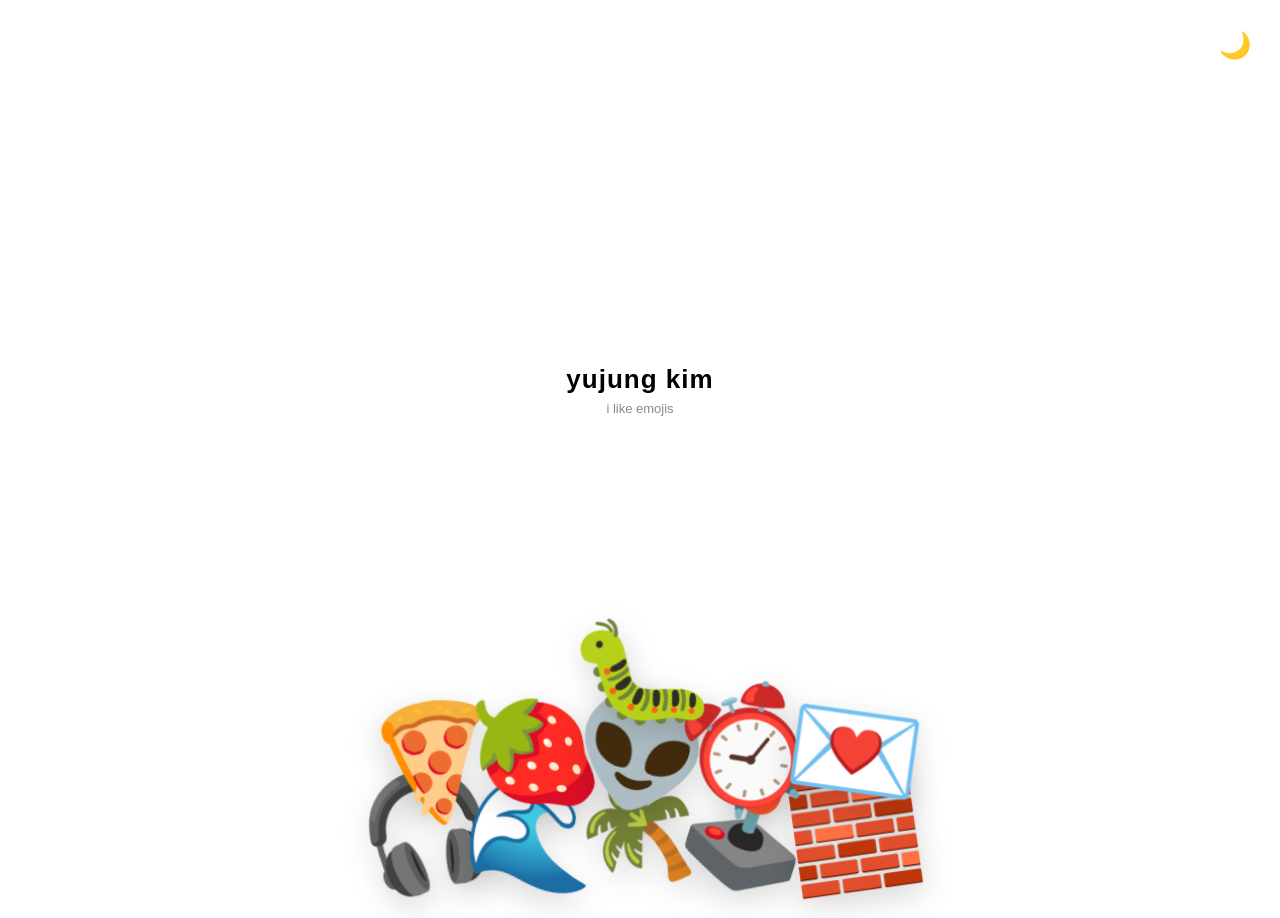
<file: index.html>
<!DOCTYPE html>
<html lang="en">
<head>
  <meta charset="utf-8">
  <title>yujung kim</title>
  <link rel="stylesheet" href="assets/style.css">
  <link rel="preconnect" href="https://fonts.googleapis.com">
  <link rel="preconnect" href="https://fonts.gstatic.com" crossorigin>
  <link href="https://fonts.googleapis.com/css2?family=Arimo:wght@400;700&display=swap" rel="stylesheet">
</head>
<body>

  <button id="darkmode">🌙</button>

  <main class="center-content">
    <h1 class="brand-name">
      <span>y</span><span>u</span><span>j</span><span>u</span><span>n</span><span>g</span><span class="space">&nbsp;</span><span>k</span><span>i</span><span>m</span>
    </h1>
    <p class="location-tag">i like emojis</p>
  </main>

  <footer class="gravity-shelf">
    <div class="icon-item">
      <span class="emoji">🎧</span>
      <div class="popover">one my favourite songs is Bambi by Hippo Campus</div>
    </div>
    <div class="icon-item">
      <span class="emoji">🌊</span>
      <div class="popover">one my favourite albums is Blonde by Frank Ocean</div>
    </div>
    <div class="icon-item">
      <span class="emoji">🌴</span>
      <div class="popover">one my favourite artists is LANY</div>
    </div>
    <div class="icon-item">
      <span class="emoji">🕹️</span>
      <div class="popover">
        my favourite website is Tetrio 
        <a href="https://tetr.io" class="mini-btn">PLAY TETRIO!</a>
      </div>
    </div>
    <div class="icon-item">
      <span class="emoji">🧱</span>
      <div class="popover">
        visit my ASCII house 
        <a href="ascii_town/ascii_town_exterior.html" class="mini-btn">HERE</a>
      </div>
    </div>
    <div class="icon-item">
      <span class="emoji">🍕</span>
      <div class="popover">my favourite food is pizza</div>
    </div>
    <div class="icon-item">
      <span class="emoji">🍓</span>
      <div class="popover">my favourite fruit is strawberries</div>
    </div>
    <div class="icon-item">
      <span class="emoji">👽</span>
      <div class="popover">
        see my smiski collection 
        <a href="myshelf/smiskis.html" class="mini-btn">HERE</a>
      </div>
    </div>
    <div class="icon-item">
      <span class="emoji">⏰</span>
      <div class="popover">
        see my clock
        <a href="clock/clock.html" class="mini-btn">HERE</a>
      </div>
    </div>
    <div class="icon-item">
      <span class="emoji">💌</span>
      <div class="popover">
        send late excuses
        <a href="excuse%20roulette/index.html" class="mini-btn">HERE</a>
      </div>
    </div>
    <div class="icon-item">
      <span class="emoji">🐛</span>
      <div class="popover">
        I made a poster 
        <a href="https://www.figma.com/proto/JPa7MRCSx4pu0MzRQmPWLZ/kim-yujung-poster?node-id=4023-160&page-id=0%3A1&starting-point-node-id=4023%3A160&t=81uTd3cOGZjBuDJ0-1" target="_blank" class="mini-btn">HERE</a>
      </div>
    </div>
  </footer>

  <script type="text/javascript" src="assets/script.js"></script>
</body>
</html>
</file>
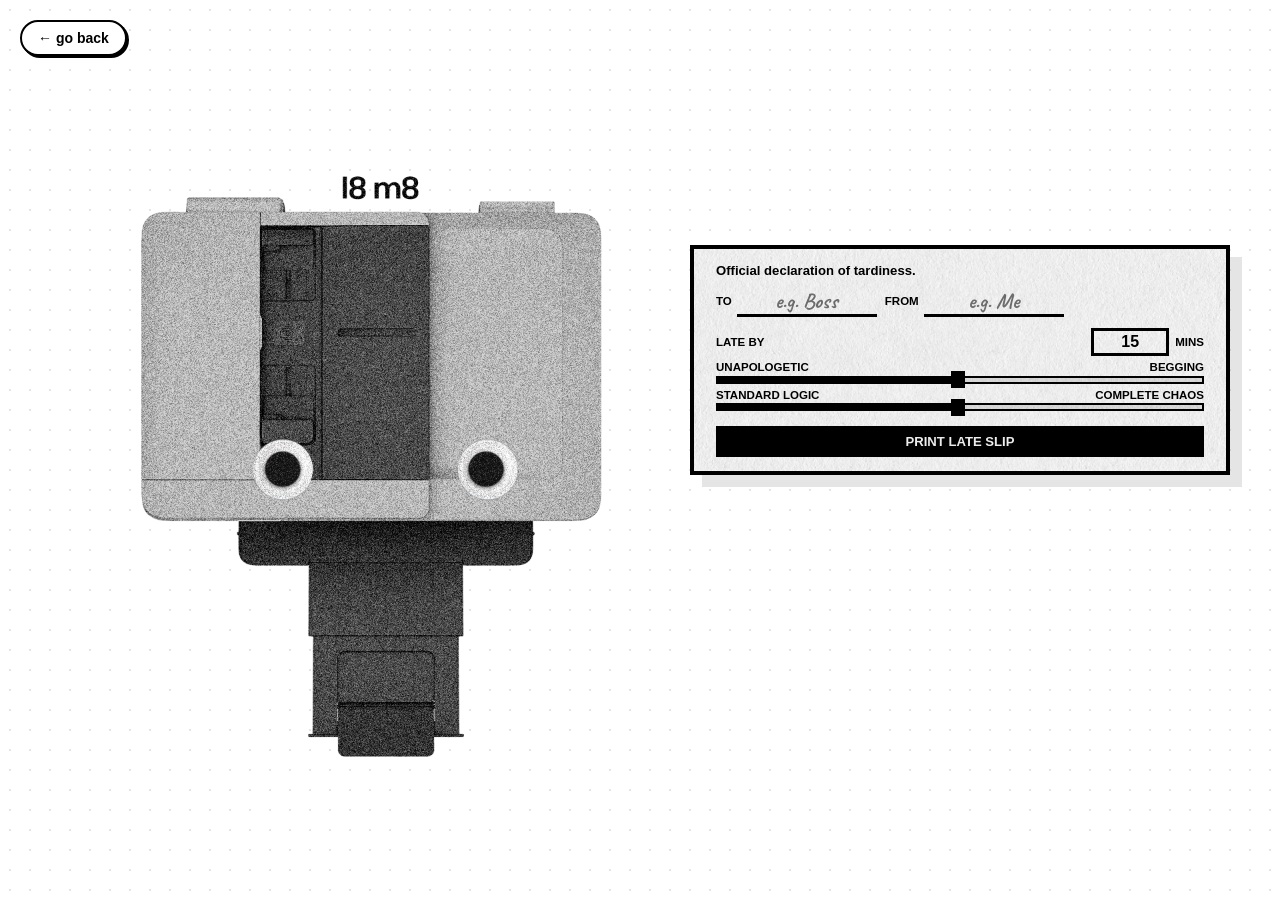
<file: excuse roulette/index.html>
<!DOCTYPE html>
<html lang="en">
<head>
    <meta charset="UTF-8">
    <meta name="viewport" content="width=device-width, initial-scale=1.0">
    <title>late mate</title>

    <link href="https://fonts.googleapis.com/css2?family=Arimo:wght@400;700;900&family=Caveat:wght@700&display=swap" rel="stylesheet">

    <style>
        /* ================================================================== */
        /* MASTER CONTROL PANEL                                                */
        /* Change these values only. Sizes and positions are separate.          */
        /* ================================================================== */
        :root {
            /* PRINTER SIZE AND POSITION */
            --printer-width: 1280px;
            --printer-center-x: 30vw;
            --printer-center-y: 53vh;

            /* EYEBALL LAYER */
            /* Eyeballs are separate from the printer now, so they can sit above the input slip. */
            --eye-overlay-z-index: 140;

            /* INPUT SLIP SIZE AND POSITION */
            --input-width: 540px;
            --input-height: 230px;
            --input-center-x: 75vw;
            --input-center-y: 40vh;

            /* INPUT SLIP INTERNAL FITTING */
            --input-padding-x: 22px;
            --input-padding-y: 14px;
            --input-text-size: 0.82rem;
            --input-name-size: 1.35rem;
            --input-name-width: 140px;
            --input-label-size: 0.72rem;
            --input-button-size: 0.82rem;
            --input-slider-gap: 6px;
            --input-minutes-width: 78px;
            --input-minutes-size: 1rem;

            /* INPUT MASK / SLIDE-IN CONTROL */
            /*
                The input slip slides LEFT into this invisible mask.

                --input-mask-left-x controls the exact vertical edge where the slip disappears.
                Move it right if the slip disappears too early.
                Move it left if the slip disappears too late.

                --input-mask-z-index keeps the animated input slip IN FRONT of the printer.
                The eye overlay still appears above it.
            */
            --input-mask-left-x: 40%;
            --input-mask-left-nudge: 5px;
            --input-mask-top: -50vh;
            --input-mask-width: 120vw;
            --input-mask-height: 160vh;
            --input-mask-z-index: 34;
            --input-slide-tuck: 35px;
            --input-slide-duration: 1100ms;

            /* OUTPUT SLIP SIZE */
            --receipt-width: 520px;
            --receipt-scale: 0.72;

            /* OUTPUT SLIP APPEARANCE POINT */
            /* These are relative to the printer image. */
            --output-appear-x: 50%;
            --output-appear-y: 56.3%;

            /* OUTPUT SLIP RESTING POSITION */
            --output-drop-distance: 24px;
            --receipt-stack-gap: 9px;

            /* OUTPUT TRAY MASK AREA */
            --output-tray-width: 110%;
            --output-tray-height: 70%;
        }
        /* ================================================================== */


        /* --- RESET AND BASE --- */
        * {
            box-sizing: border-box;
            margin: 0;
            padding: 0;
        }

        html {
            width: 100%;
            height: 100%;
            overflow: hidden;
            overscroll-behavior: none;
        }

        body {
            width: 100vw;
            height: 100dvh;
            min-height: 100vh;
            overflow: hidden !important;
            position: fixed;
            inset: 0;
            background-color: #ffffff;
            color: #000000;
            font-family: "Helvetica Neue", Helvetica, "Arimo", Arial, sans-serif;
            background-image: radial-gradient(#e5e5e5 1px, transparent 1px);
            background-size: 20px 20px;
        }

        .back-btn {
            position: absolute;
            top: 20px;
            left: 20px;
            color: #000;
            text-decoration: none;
            font-weight: bold;
            font-size: 14px;
            background: #fff;
            padding: 8px 16px;
            border: 2px solid #000;
            border-radius: 20px;
            transition: all 0.2s;
            z-index: 9999;
            box-shadow: 2px 2px 0px #000;
        }

        .back-btn:hover {
            background: #000;
            color: #fff;
        }

        .app-container {
            position: fixed;
            inset: 0;
            width: 100vw;
            height: 100dvh;
            overflow: hidden;
        }


        /* --- PRINTER SECTION --- */
        .printer-section {
            width: var(--printer-width);
            position: fixed;
            left: var(--printer-center-x);
            top: var(--printer-center-y);
            transform: translate(-50%, -50%);
            z-index: 20;
            overflow: visible;
        }

        body.viewer-mode .printer-section {
            left: 50vw;
            top: 50vh;
        }

        .printer-layers {
            position: relative;
            width: 100%;
            z-index: 20;
        }

        .printer-layers img {
            width: 100%;
            display: block;
        }

        .printer-base {
            position: relative;
            z-index: 21;
        }


        /* --- EYEBALL OVERLAY --- */
        #eye-overlay {
            position: fixed;
            left: var(--printer-center-x);
            top: var(--printer-center-y);
            width: var(--printer-width);
            transform: translate(-50%, -50%);
            z-index: var(--eye-overlay-z-index);
            pointer-events: none;
        }

        body.viewer-mode #eye-overlay {
            left: 50vw;
            top: 50vh;
        }

        .eye-overlay-size-guide {
            width: 100%;
            display: block;
            visibility: hidden;
            pointer-events: none;
        }

        .eye-whites {
            position: absolute;
            top: 0;
            left: 0;
            width: 100%;
            display: block;
            z-index: 1;
            pointer-events: none;
        }

        .eye-blacks {
            position: absolute;
            top: 0;
            left: 0;
            width: 100%;
            display: block;
            z-index: 2;
            pointer-events: none;
            transition: transform 0.1s ease-out;
        }


        /* --- INPUT MASK --- */
        #input-mask {
            position: absolute;
            left: calc(var(--input-mask-left-x) + var(--input-mask-left-nudge));
            top: var(--input-mask-top);
            width: var(--input-mask-width);
            height: var(--input-mask-height);
            overflow: hidden;
            z-index: var(--input-mask-z-index);
            pointer-events: none;
        }

        /*
            To see the mask while adjusting it, temporarily add this inside #input-mask:
            outline: 2px solid red;
        */


        /* --- OUTPUT TRAY --- */
        #output-tray {
            position: absolute;
            top: var(--output-appear-y);
            left: var(--output-appear-x);
            width: var(--output-tray-width);
            height: var(--output-tray-height);
            transform: translateX(-50%);
            z-index: 35;
            overflow: hidden;
            pointer-events: none;
        }

        .receipt-wrapper {
            position: absolute;
            top: 0;
            left: 50%;
            width: var(--receipt-width);
            display: flex;
            justify-content: center;
            transform-origin: top center;
            transform: translate(-50%, -112%) scale(var(--receipt-scale));
            transition: transform 1s cubic-bezier(0.2, 0.8, 0.2, 1);
            pointer-events: auto;
        }


        /* --- INPUT FORM / INPUT SLIP --- */
        .form-section {
            width: var(--input-width);
            height: var(--input-height);
            background-color: #fff;
            padding: var(--input-padding-y) var(--input-padding-x);
            border: 4px solid #000;
            box-shadow: 12px 12px 0px rgba(0,0,0,0.1);
            position: fixed;
            left: var(--input-center-x);
            top: var(--input-center-y);
            transform: translate(-50%, -50%);
            z-index: 100;
            display: flex;
            flex-direction: column;
            justify-content: space-between;
            gap: 7px;
            transition: opacity 0.25s;
            overflow: hidden;
        }

        .form-section::after {
            content: '';
            position: absolute;
            inset: 0;
            background-image: url('papertexture.png');
            background-size: cover;
            background-position: center;
            opacity: 0.8;
            mix-blend-mode: multiply;
            pointer-events: none;
            z-index: 9999;
        }

        .typewriter-form {
            font-size: var(--input-text-size);
            line-height: 1.2;
            font-weight: 900;
            position: relative;
            z-index: 10;
        }

        .name-row {
            display: flex;
            align-items: baseline;
            gap: 8px;
            margin-top: 5px;
            white-space: nowrap;
        }

        .name-row label {
            display: flex;
            align-items: baseline;
            gap: 5px;
            text-transform: uppercase;
            font-size: var(--input-label-size);
            font-weight: 900;
        }

        input[type="text"] {
            background-color: transparent !important;
            border: none;
            border-bottom: 3px solid #000;
            color: #000;
            font-family: 'Caveat', cursive;
            font-size: var(--input-name-size);
            font-weight: bold;
            padding: 0px 4px;
            width: var(--input-name-width);
            outline: none;
            text-align: center;
            position: relative;
            z-index: 10;
            transform: translateY(3px);
        }

        .sliders {
            display: flex;
            flex-direction: column;
            gap: var(--input-slider-gap);
            position: relative;
            z-index: 10;
        }

        .slider-container {
            display: flex;
            flex-direction: column;
            gap: 2px;
        }

        .slider-labels {
            display: flex;
            justify-content: space-between;
            font-size: var(--input-label-size);
            font-weight: 900;
            text-transform: uppercase;
            line-height: 1;
        }

        .time-row {
            display: flex;
            align-items: center;
            justify-content: space-between;
            gap: 10px;
            font-size: var(--input-label-size);
            font-weight: 900;
            text-transform: uppercase;
            line-height: 1;
            position: relative;
            z-index: 10;
        }

        .minutes-control {
            display: flex;
            align-items: center;
            gap: 6px;
            white-space: nowrap;
        }

        input[type="number"] {
            background-color: #fff;
            border: 3px solid #000;
            color: #000;
            font-family: inherit;
            font-size: var(--input-minutes-size);
            font-weight: 900;
            width: var(--input-minutes-width);
            height: 28px;
            padding: 2px 6px;
            outline: none;
            text-align: center;
            position: relative;
            z-index: 10;
        }

        input[type="number"]::-webkit-outer-spin-button,
        input[type="number"]::-webkit-inner-spin-button {
            -webkit-appearance: none;
            margin: 0;
        }

        input[type="range"] {
            -webkit-appearance: none;
            width: 100%;
            height: 8px;
            background: #e5e5e5;
            border: 2px solid #000;
            outline: none;
        }

        input[type="range"]::-webkit-slider-thumb {
            -webkit-appearance: none;
            appearance: none;
            width: 14px;
            height: 17px;
            background: #000;
            cursor: pointer;
        }

        button.primary-btn {
            background-color: #000;
            color: #fff;
            border: 2px solid #000;
            padding: 7px 10px;
            font-family: inherit;
            font-size: var(--input-button-size);
            line-height: 1;
            font-weight: 900;
            cursor: pointer;
            text-transform: uppercase;
            width: 100%;
            transition: all 0.2s;
            position: relative;
            z-index: 10;
        }

        button.primary-btn:hover {
            background-color: #fff;
            color: #000;
            box-shadow: 4px 4px 0px #000;
        }

        button.primary-btn:active {
            transform: translate(2px, 2px);
            box-shadow: 0px 0px 0px #000;
        }


        /* --- SLIDING INPUT COPY INSIDE MASK --- */
        .input-slide-copy {
            position: absolute !important;
            z-index: 1 !important;
            pointer-events: none !important;
            transform: translate(0, 0) !important;
            transition: transform var(--input-slide-duration) linear !important;
            will-change: transform;
        }

        .input-slide-copy.is-sliding {
            transform: translateX(var(--slide-x)) !important;
        }


        /* --- RECEIPT DESIGN --- */
        .receipt {
            color: #000;
            background-color: #fff;
            width: 100%;
            display: flex;
            border: 4px solid #000;
            position: relative;
            box-shadow: 8px 8px 24px rgba(0,0,0,0.32);
        }

        .receipt::after {
            content: '';
            position: absolute;
            inset: 0;
            background-image: url('papertexture.png');
            background-size: cover;
            opacity: 0.8;
            mix-blend-mode: multiply;
            pointer-events: none;
            z-index: 10;
        }

        .punch-hole-gutter {
            width: 34px;
            border-right: 4px solid #000;
            display: flex;
            flex-direction: column;
            justify-content: space-around;
            align-items: center;
            padding: 12px 0;
            background-color: #e5e5e5;
        }

        .hole {
            width: 10px;
            height: 10px;
            background-color: #fff;
            border: 3px solid #000;
            border-radius: 50%;
        }

        .ticket-main {
            flex: 1;
            display: flex;
            flex-direction: column;
        }

        .ticket-header-block {
            display: flex;
            border-bottom: 4px solid #000;
            font-size: 0.72rem;
            font-weight: 900;
        }

        .header-cell {
            padding: 8px 10px;
            border-right: 4px solid #000;
        }

        .header-cell:last-child {
            border-right: none;
        }

        .ticket-logo-bar {
            padding: 10px 12px;
            background-color: #000;
            color: #fff;
            display: flex;
            justify-content: space-between;
            align-items: center;
            font-weight: 900;
            text-transform: lowercase;
            letter-spacing: 2px;
            font-size: 1rem;
        }

        .ticket-content-pane {
            padding: 16px 15px;
            font-size: 1rem;
            line-height: 1.35;
            flex: 1;
            border-bottom: 4px solid #000;
            background: #fff;
        }

        .metadata-label {
            font-size: 0.64rem;
            font-weight: 900;
            color: #000;
            text-transform: uppercase;
            margin-bottom: 4px;
        }

        .ticket-footer-block {
            display: flex;
            background-color: #f4f4f4;
            font-size: 0.76rem;
            font-weight: 900;
            align-items: stretch;
        }

        .footer-cell {
            padding: 9px 12px;
            border-right: 4px solid #000;
            display: flex;
            flex-direction: column;
            justify-content: center;
        }

        .footer-cell:last-child {
            border-right: none;
        }

        .ticket-barcode-strip {
            height: 30px;
            width: 80px;
            background: repeating-linear-gradient(
                90deg,
                #000,
                #000 2px,
                transparent 2px,
                transparent 5px,
                #000 5px,
                #000 6px,
                transparent 6px,
                transparent 9px
            );
        }

        button.share-btn {
            background-color: transparent;
            color: #000;
            border: 3px solid #000;
            padding: 6px 9px;
            font-family: inherit;
            font-weight: 900;
            font-size: 0.72rem;
            cursor: pointer;
            text-transform: uppercase;
            position: relative;
            z-index: 20;
        }

        button.share-btn:hover {
            background-color: #000;
            color: #fff;
        }
    </style>
</head>

<body>

    <a href="../index.html" class="back-btn">← go back</a>

    <div class="app-container">

        <!-- LEFT: PRINTER -->
        <div class="printer-section">
            <div id="input-mask"></div>

            <div class="printer-layers">
                <img src="printer.png" alt="l8 m8 printer" class="printer-base" id="printer-base">
            </div>

            <div id="output-tray"></div>
        </div>


        <!-- EYEBALLS: SEPARATE OVERLAY SO THEY SIT ABOVE THE INPUT SLIP -->
        <div id="eye-overlay">
            <img src="printer.png" alt="" class="eye-overlay-size-guide">
            <img src="eyewhites.png" alt="" class="eye-whites">
            <img src="eyeblacks.png" alt="" class="eye-blacks" id="pupils">
        </div>


        <!-- RIGHT: INPUT FORM -->
        <div class="form-section" id="generator-ui">
            <div class="typewriter-form">
                Official declaration of tardiness.

                <div class="name-row">
                    <label>
                        to
                        <input type="text" id="person-input" placeholder="e.g. Boss" autocomplete="off">
                    </label>

                    <label>
                        from
                        <input type="text" id="from-input" placeholder="e.g. Me" autocomplete="off">
                    </label>
                </div>
            </div>

            <div class="sliders">
                <div class="time-row">
                    <span>late by</span>

                    <div class="minutes-control">
                        <input type="number" id="mins-input" min="1" max="999" step="1" value="15" inputmode="numeric">
                        <span>mins</span>
                    </div>
                </div>

                <div class="slider-container">
                    <div class="slider-labels">
                        <span>Unapologetic</span>
                        <span>Begging</span>
                    </div>
                    <input type="range" id="remorse-slider" min="1" max="100" value="50">
                </div>

                <div class="slider-container">
                    <div class="slider-labels">
                        <span>Standard Logic</span>
                        <span>Complete Chaos</span>
                    </div>
                    <input type="range" id="chaos-slider" min="1" max="100" value="50">
                </div>
            </div>

            <button id="generate-btn" class="primary-btn">Print Late Slip</button>
        </div>

    </div>


    <script>
        // --- EYE TRACKING LOGIC ---
        const pupils = document.getElementById('pupils');
        const printerBase = document.getElementById('printer-base');
        let eyeState = 'tracking';

        document.addEventListener('mousemove', (e) => {
            if (!pupils || !printerBase || eyeState !== 'tracking') return;

            const rect = printerBase.getBoundingClientRect();
            const printerCenterX = rect.left + rect.width / 2;
            const printerCenterY = rect.top + rect.height / 2;

            const deltaX = e.clientX - printerCenterX;
            const deltaY = e.clientY - printerCenterY;

            const maxRadius = printerBase.clientWidth * 0.012;
            const distance = Math.sqrt(deltaX * deltaX + deltaY * deltaY);
            const dampening = 0.03;
            const cappedDistance = Math.min(distance * dampening, maxRadius);

            const angle = Math.atan2(deltaY, deltaX);
            const moveX = Math.cos(angle) * cappedDistance;
            const moveY = Math.sin(angle) * cappedDistance;

            pupils.style.transform = `translate(${moveX}px, ${moveY}px)`;
        });

        function setEyes(direction) {
            if (!printerBase || !pupils) return;

            const maxRadius = printerBase.clientWidth * 0.012;

            if (direction === 'down') {
                pupils.style.transform = `translate(0px, ${maxRadius}px)`;
            }

            if (direction === 'right') {
                pupils.style.transform = `translate(${maxRadius}px, 0px)`;
            }
        }


        // --- SLIDER FILL LOGIC ---
        document.querySelectorAll('input[type="range"]').forEach(slider => {
            slider.addEventListener('input', (e) => {
                const value = (e.target.value - e.target.min) / (e.target.max - e.target.min) * 100;
                e.target.style.background = `linear-gradient(to right, #000 ${value}%, #e5e5e5 ${value}%)`;
            });

            slider.dispatchEvent(new Event('input'));
        });


        // --- TEXT GENERATION ---
        function pickRandom(array) {
            return array[Math.floor(Math.random() * array.length)];
        }

        function generateLateNote(minutes, remorse, chaos) {
            let intro = "";
            let reason = "";
            let outro = "";

            if (remorse < 33) {
                intro = pickRandom([
                    "I'm running late.",
                    "Not going to be there on time.",
                    "Start without me."
                ]);
            } else if (remorse < 66) {
                intro = pickRandom([
                    "Hey, I'm going to be a bit late.",
                    "Sorry, running behind!",
                    "Apologies, I'm delayed."
                ]);
            } else {
                intro = pickRandom([
                    "I am so incredibly sorry, I'm running late.",
                    "Please forgive me, I am horribly delayed.",
                    "I am literally the worst, I am so sorry."
                ]);
            }

            if (chaos < 33) {
                reason = pickRandom([
                    "Traffic was much worse than expected.",
                    "My alarm didn't go off.",
                    "I completely lost track of time.",
                    "I got held up at home."
                ]);
            } else if (chaos < 66) {
                reason = pickRandom([
                    "I spilled coffee all over myself on the way out.",
                    "My cat refused to let me leave the house.",
                    "I put my keys in the fridge and couldn't find them.",
                    "I got into a staring contest with a squirrel."
                ]);
            } else {
                reason = pickRandom([
                    "A localized black hole formed directly in my living room.",
                    "My Roomba formed a union and is currently holding me hostage.",
                    "I was drafted into a secret war between the local pigeons.",
                    "I am undergoing an unexpected metamorphosis into a 19th-century grandfather clock."
                ]);
            }

            if (remorse < 33) {
                outro = pickRandom([
                    `Expect me in ${minutes} minutes.`,
                    `I'll be there in ${minutes} mins.`,
                    `See you in ${minutes}.`
                ]);
            } else if (remorse < 66) {
                outro = pickRandom([
                    `See you in ${minutes} mins!`,
                    `Should arrive in ${minutes} minutes.`,
                    `I'll be there in exactly ${minutes} minutes.`
                ]);
            } else {
                outro = pickRandom([
                    `I will be ${minutes} minutes late, I am rushing!`,
                    `I'll be ${minutes} minutes late. I owe you big time.`,
                    `Please forgive the ${minutes} minute delay!`
                ]);
            }

            return `${intro} ${reason} ${outro}`;
        }


        // --- HELPERS ---
        function escapeHTML(value) {
            return String(value)
                .replace(/&/g, '&amp;')
                .replace(/</g, '&lt;')
                .replace(/>/g, '&gt;')
                .replace(/"/g, '&quot;')
                .replace(/'/g, '&#039;');
        }

        function syncFormValues(source, clone) {
            const sourceFields = source.querySelectorAll('input, textarea, select');
            const cloneFields = clone.querySelectorAll('input, textarea, select');

            sourceFields.forEach((field, index) => {
                const clonedField = cloneFields[index];
                if (!clonedField) return;

                if (field.type === 'checkbox' || field.type === 'radio') {
                    clonedField.checked = field.checked;
                } else {
                    clonedField.value = field.value;
                }

                if (field.getAttribute('style')) {
                    clonedField.setAttribute('style', field.getAttribute('style'));
                }
            });
        }

        function rootValue(name) {
            return getComputedStyle(document.documentElement).getPropertyValue(name).trim();
        }

        function rootNumber(name, fallback) {
            const value = parseFloat(rootValue(name));
            return Number.isFinite(value) ? value : fallback;
        }

        function cssTimeToMs(value, fallback) {
            const clean = String(value).trim();

            if (clean.endsWith('ms')) {
                const ms = parseFloat(clean);
                return Number.isFinite(ms) ? ms : fallback;
            }

            if (clean.endsWith('s')) {
                const seconds = parseFloat(clean);
                return Number.isFinite(seconds) ? seconds * 1000 : fallback;
            }

            const number = parseFloat(clean);
            return Number.isFinite(number) ? number : fallback;
        }

        function cleanMinutes(value) {
            const parsed = parseInt(value, 10);

            if (!Number.isFinite(parsed) || parsed < 1) {
                return 15;
            }

            return Math.min(parsed, 999);
        }

        async function copyTextToClipboard(text, button) {
            try {
                await navigator.clipboard.writeText(text);
                button.innerText = 'COPIED';
            } catch (error) {
                window.prompt('Copy this link:', text);
            }
        }


        // --- PRINTING LOGIC ---
        let receiptCount = 0;
        let yOffset = 0;
        let isPrinting = false;

        const outputTray = document.getElementById('output-tray');
        const inputMask = document.getElementById('input-mask');
        const generatorUI = document.getElementById('generator-ui');

        function triggerPrintSequence(payload) {
            if (isPrinting) return;
            isPrinting = true;

            const rect = generatorUI.getBoundingClientRect();
            const maskRect = inputMask.getBoundingClientRect();

            const inputSlideTuck = rootNumber('--input-slide-tuck', 35);
            const inputSlideMs = cssTimeToMs(rootValue('--input-slide-duration'), 1100);

            const clone = generatorUI.cloneNode(true);
            syncFormValues(generatorUI, clone);

            clone.removeAttribute('id');
            clone.querySelectorAll('[id]').forEach(el => el.removeAttribute('id'));
            clone.querySelectorAll('input, button').forEach(el => {
                el.tabIndex = -1;
            });

            clone.classList.add('input-slide-copy');

            clone.style.left = (rect.left - maskRect.left) + 'px';
            clone.style.top = (rect.top - maskRect.top) + 'px';
            clone.style.width = rect.width + 'px';
            clone.style.height = rect.height + 'px';
            clone.style.right = 'auto';
            clone.style.bottom = 'auto';
            clone.style.margin = '0';

            inputMask.appendChild(clone);
            generatorUI.style.opacity = '0';

            /*
                The clone lives inside #input-mask.
                The left edge of #input-mask is the printer mouth.
                The slip slides left until its right edge is past that mouth.
            */
            const cloneStartLeftInsideMask = rect.left - maskRect.left;
            const slideX = -cloneStartLeftInsideMask - rect.width - inputSlideTuck;

            clone.style.setProperty('--slide-x', slideX + 'px');

            requestAnimationFrame(() => {
                eyeState = 'right';
                setEyes('right');
                clone.classList.add('is-sliding');
            });

            setTimeout(() => {
                clone.remove();

                eyeState = 'down';
                setEyes('down');

                printNewReceipt(payload, false);
                generatorUI.style.opacity = '1';

                setTimeout(() => {
                    eyeState = 'tracking';
                    isPrinting = false;
                }, 1200);
            }, inputSlideMs + 80);
        }

        function printNewReceipt(payload, isViewerMode) {
            receiptCount++;

            const wrapper = document.createElement('div');
            wrapper.className = 'receipt-wrapper';
            wrapper.style.zIndex = receiptCount;

            const receipt = document.createElement('div');
            receipt.className = 'receipt';

            const serialNum = "00" + Math.floor(Math.random() * 89999 + 10000);

            let shareUrl = "";
            let actionCell = `<strong>VALIDATED</strong>`;

            if (!isViewerMode) {
                const encodedData = btoa(encodeURIComponent(JSON.stringify(payload)));
                shareUrl = `${window.location.origin}${window.location.pathname}?subpoena=${encodedData}`;
                actionCell = `<button class="share-btn" type="button">COPY LINK</button>`;
            }

            const safePerson = escapeHTML(payload.person || "Recipient");
            const safeFrom = escapeHTML(payload.from || "Anonymous");
            const safeTimestamp = escapeHTML(payload.timestamp);
            const safeExcuse = escapeHTML(payload.excuse);
            const safeMinutes = escapeHTML(payload.minutes);

            const html = `
                <div class="punch-hole-gutter">
                    <div class="hole"></div>
                    <div class="hole"></div>
                    <div class="hole"></div>
                    <div class="hole"></div>
                </div>

                <div class="ticket-main">
                    <div class="ticket-header-block">
                        <div class="header-cell" style="flex: 1;">
                            <div class="metadata-label">DELIVER TO:</div>
                            <strong style="text-transform: uppercase;">${safePerson}</strong>
                        </div>

                        <div class="header-cell" style="width: 110px;">
                            <div class="metadata-label">FROM:</div>
                            <strong style="text-transform: uppercase;">${safeFrom}</strong>
                        </div>

                        <div class="header-cell" style="width: 115px;">
                            <div class="metadata-label">TIMESTAMP:</div>
                            <strong>${safeTimestamp}</strong>
                        </div>
                    </div>

                    <div class="ticket-logo-bar">
                        <span>l8 m8 - late note</span>
                        <span>#${serialNum}</span>
                    </div>

                    <div class="ticket-content-pane">
                        <strong>${safeExcuse}</strong>
                    </div>

                    <div class="ticket-footer-block">
                        <div class="footer-cell" style="flex: 1;">
                            <div class="metadata-label">ESTIMATED DELAY:</div>
                            <span style="font-weight:900; font-size:1rem; color:#000;">${safeMinutes} MINS</span>
                        </div>

                        <div class="footer-cell" style="width: 96px; align-items:center;">
                            <div class="ticket-barcode-strip"></div>
                        </div>

                        <div class="footer-cell" style="padding-right: 12px; align-items:center;">
                            ${actionCell}
                        </div>
                    </div>
                </div>
            `;

            receipt.innerHTML = html;
            wrapper.appendChild(receipt);
            outputTray.appendChild(wrapper);

            const shareButton = receipt.querySelector('.share-btn');
            if (shareButton) {
                shareButton.addEventListener('click', () => {
                    copyTextToClipboard(shareUrl, shareButton);
                });
            }

            void wrapper.offsetWidth;

            const stackGap = rootNumber('--receipt-stack-gap', 9);
            const randomAngle = (Math.random() * 2) - 1;
            const randomX = (Math.random() * 8) - 4;
            const xCalc = randomX >= 0
                ? `calc(-50% + ${randomX}px)`
                : `calc(-50% - ${Math.abs(randomX)}px)`;

            setTimeout(() => {
                wrapper.style.transform = `translate(${xCalc}, calc(var(--output-drop-distance) + ${yOffset}px)) scale(var(--receipt-scale)) rotate(${randomAngle}deg)`;
                yOffset = Math.min(yOffset + stackGap, 34);
            }, 50);
        }


        // --- SHARE LINK VIEWER MODE ---
        const urlParams = new URLSearchParams(window.location.search);
        const subpoenaData = urlParams.get('subpoena');

        if (subpoenaData) {
            document.body.classList.add('viewer-mode');
            document.getElementById('generator-ui').style.display = 'none';

            try {
                const payload = JSON.parse(decodeURIComponent(atob(subpoenaData)));

                setTimeout(() => {
                    eyeState = 'down';
                    setEyes('down');
                    printNewReceipt(payload, true);
                }, 500);
            } catch (e) {
                alert("Corrupted data payload.");
            }
        } else {
            document.getElementById('generate-btn').addEventListener('click', () => {
                const person = document.getElementById('person-input').value || "Recipient";
                const from = document.getElementById('from-input').value || "Anonymous";
                const mins = cleanMinutes(document.getElementById('mins-input').value);
                const remorse = parseInt(document.getElementById('remorse-slider').value);
                const chaos = parseInt(document.getElementById('chaos-slider').value);

                document.getElementById('mins-input').value = mins;

                const now = new Date();
                const timeString = `${now.getDate().toString().padStart(2, '0')}/${(now.getMonth() + 1).toString().padStart(2, '0')}/${now.getFullYear().toString().substring(2)}`;

                const generatedText = generateLateNote(mins, remorse, chaos);

                const payload = {
                    person: person,
                    from: from,
                    minutes: mins,
                    excuse: generatedText,
                    timestamp: timeString
                };

                triggerPrintSequence(payload);
            });
        }
    </script>
</body>
</html>
</file>
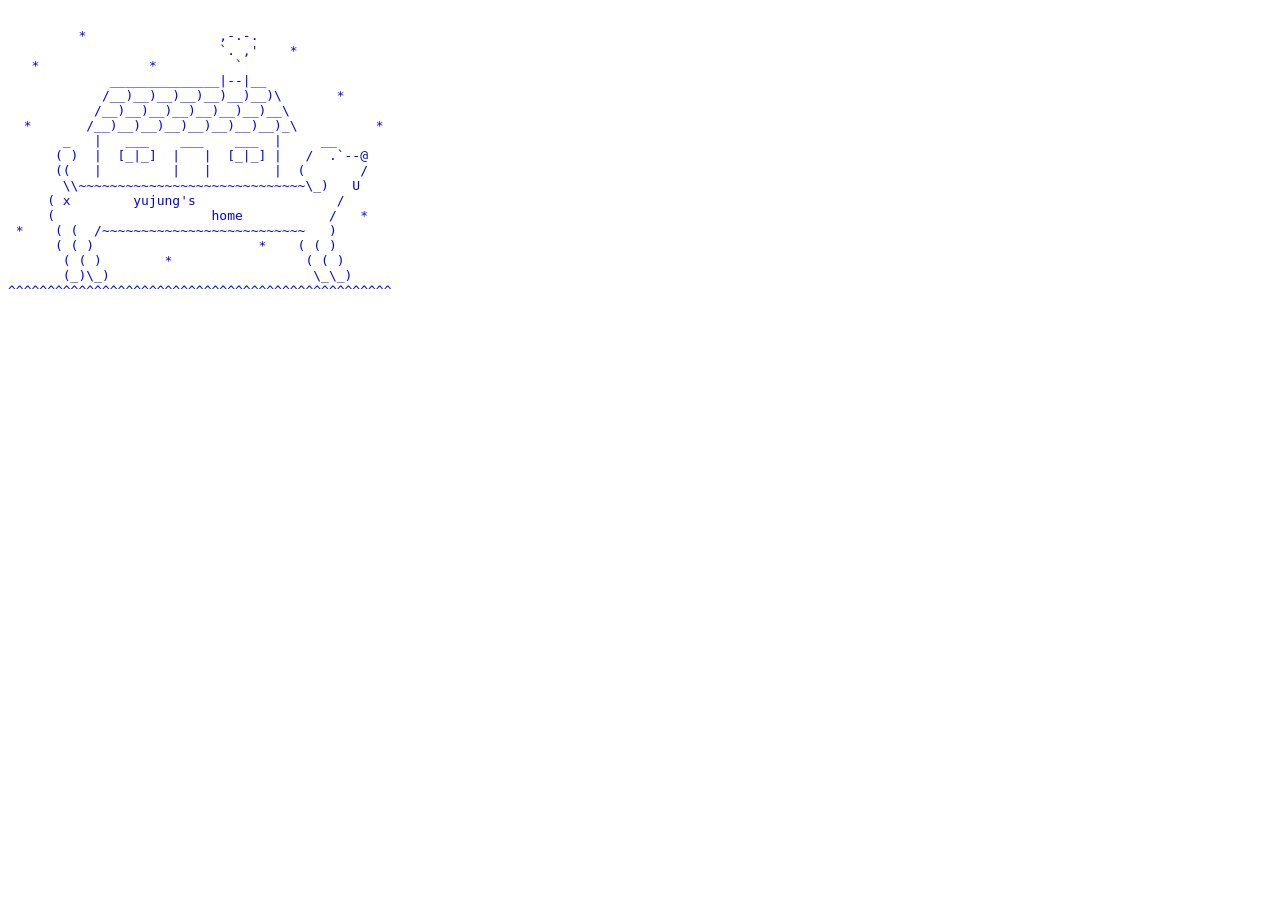
<file: ascii_town/ascii_town_exterior.html>
<!DOCTYPE html>
<html>
  <head>
      <title>Ascii Town: Yujung</title>
  </head>
  <body>  
    <a href="ascii_town_interior.html" style="text-decoration: none">
      <pre>

         *                 ,-.-.
                           `. ,'    *
   *              *          `
             ______________|--|__
            /__)__)__)__)__)__)__)\       *
           /__)__)__)__)__)__)__)__\
  *       /__)__)__)__)__)__)__)__)_\          *
       _   |   ___    ___    ___  |     __
      ( )  |  [_|_]  |   |  [_|_] |   /  .`--@
      ((   |         |   |        |  (       /
       \\~~~~~~~~~~~~~~~~~~~~~~~~~~~~~\_)   U  
     ( x        yujung's                  /
     (                    home           /   *
 *    ( (  /~~~~~~~~~~~~~~~~~~~~~~~~~~   )
      ( ( )                     *    ( ( )
       ( ( )        *                 ( ( )
       (_)\_)                          \_\_)
^^^^^^^^^^^^^^^^^^^^^^^^^^^^^^^^^^^^^^^^^^^^^^^^^
     </pre>
    </a>
  </body>
</html>
</file>
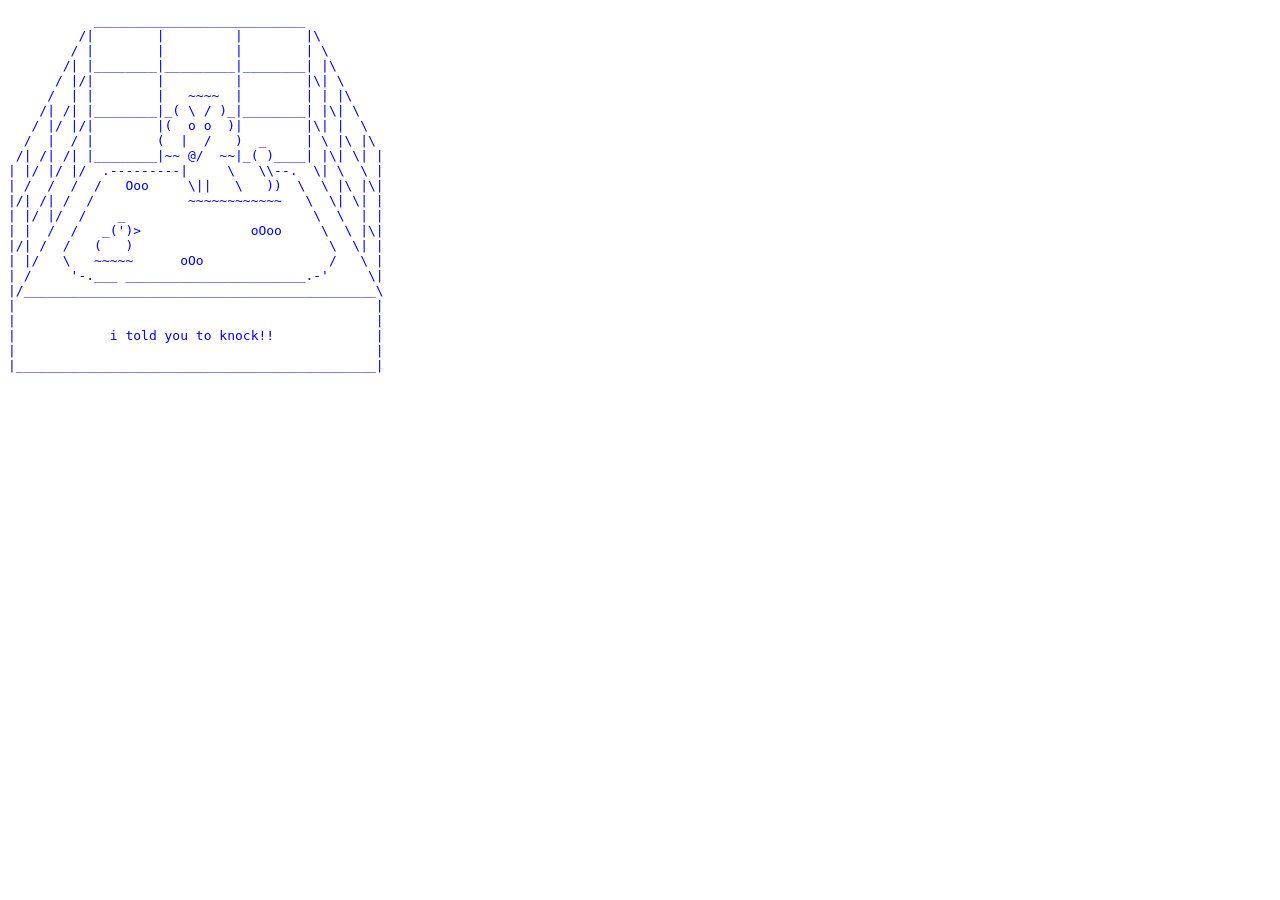
<file: ascii_town/ascii_town_interior.html>
<!DOCTYPE html>
<html>
  <head>
        <title>Ascii Town: Yujung</title>
  </head>
  <body>
        <a href="ascii_town_exterior.html" style="text-decoration: none">
    <pre>
           ___________________________
         /|        |         |        |\
        / |        |         |        | \       
       /| |________|_________|________| |\             
      / |/|        |         |        |\| \     
     /  | |        |   ~~~~  |        | | |\   
    /| /| |________|_( \ / )_|________| |\| \               
   / |/ |/|        |(  o o  )|        |\| |  \  
  /  |  / |        (  |  /   )  _     | \ |\ |\ 
 /| /| /| |________|~~ @/  ~~|_( )____| |\| \| |
| |/ |/ |/  .---------|     \   \\--.  \| \  \ |
| /  /  /  /   Ooo     \||   \   ))  \  \ |\ |\|
|/| /| /  /            ~~~~~~~~~~~~   \  \| \| |
| |/ |/  /    _                        \  \  | |
| |  /  /   _(')>              oOoo     \  \ |\|
|/| /  /   (   )                         \  \| |
| |/   \   ~~~~~      oOo                /   \ |
| /     '-.___ _______________________.-'     \|
|/_____________________________________________\
|                                              |
|                                              |
|            i told you to knock!!             |
|                                              |
|______________________________________________|
    </pre>
  </a>
  </body>
</html>
</file>
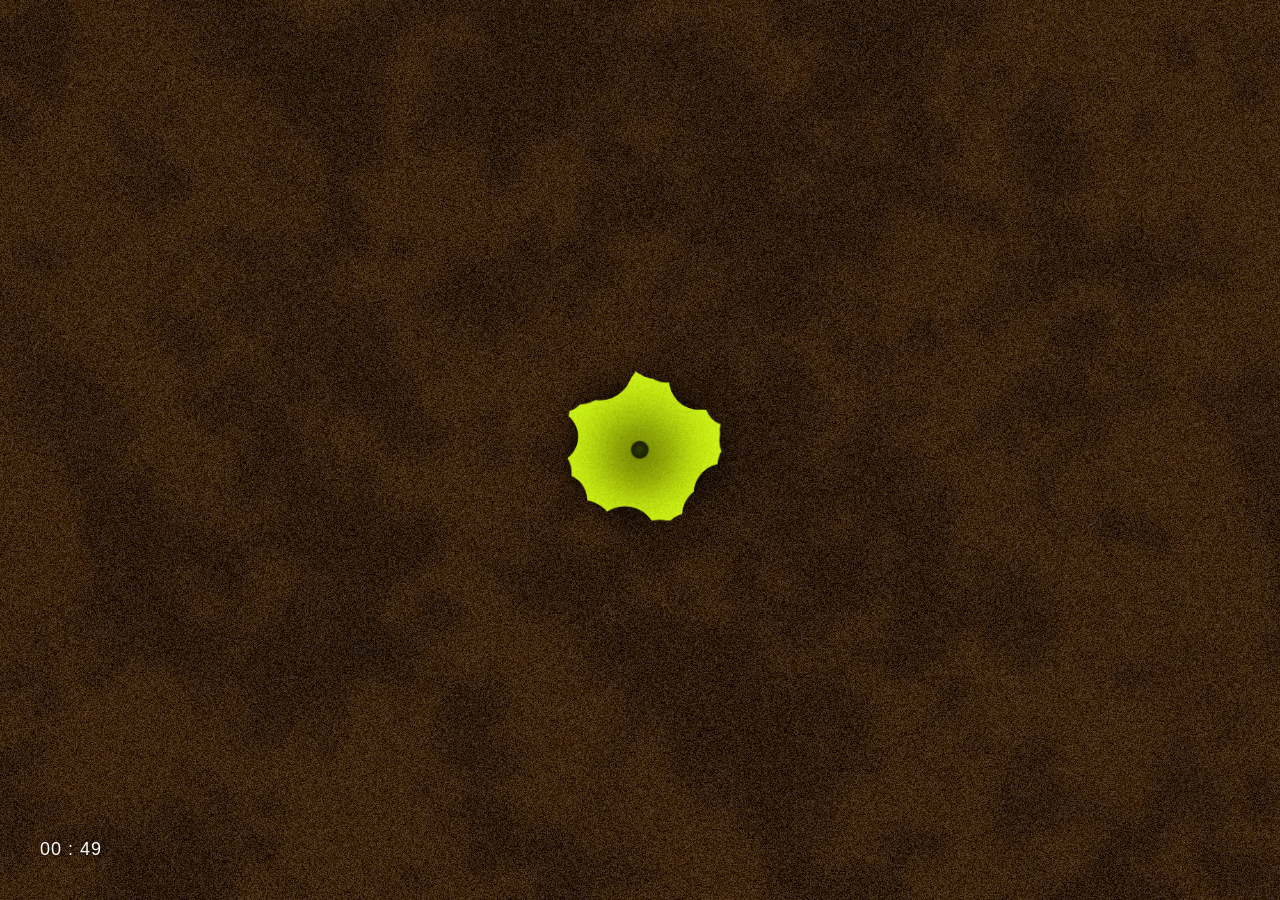
<file: clock/clock.html>
<!DOCTYPE html>
<html lang="ko">
<head>
  <meta charset="UTF-8">
  <meta name="viewport" content="width=device-width, initial-scale=1.0">
  <title>newton's clock</title>
  <style>
    *,
    *::before,
    *::after {
      margin: 0;
      padding: 0;
      box-sizing: border-box;
    }

    html, body {
      height: 100%;
      overflow: hidden; 
      background-image: url('ground.png');
      background-size: cover;
      background-position: center;
      background-color: #2c2c2c; 
      
      font-family: -apple-system, BlinkMacSystemFont, "Segoe UI", Roboto, Helvetica, Arial, sans-serif;
      user-select: none; 
      -webkit-user-select: none;
      position: relative;
    }

    .canvas-wrapper {
      position: absolute;
      top: 50%;
      left: 50%;
      transform: translate(-50%, -50%);
      z-index: 1;
      pointer-events: none; 
    }

    canvas {
      max-width: 100%;
      display: block;
    }

    .controls-container {
      position: absolute;
      bottom: 40px;
      left: 40px;
      z-index: 10;
      display: flex;
      flex-direction: column;
      align-items: center;
    }

    /* --- REFINED DIGITAL TIME DISPLAY --- */
    .time-display {
      font-size: 18px;
      font-weight: 500;
      letter-spacing: 1px;
      color: #ffffff;
      text-shadow: 1px 1px 4px rgba(0, 0, 0, 0.8);
      font-variant-numeric: tabular-nums;
    }
  </style>
</head>
<body>

  <div class="canvas-wrapper">
    <canvas id="appleClock" width="700" height="700"></canvas>
  </div>

  <div class="controls-container">
    <div class="time-display" id="timeDisplay">12 : 00</div>
  </div>

  <script>
    const canvas = document.getElementById('appleClock');
    const ctx = canvas.getContext('2d');
    
    const offCanvas = document.createElement('canvas');
    offCanvas.width = canvas.width;
    offCanvas.height = canvas.height;
    const offCtx = offCanvas.getContext('2d');

    const cx = canvas.width / 2;
    const cy = canvas.height / 2;
    const appleSize = 550; 

    const timeDisplay = document.getElementById('timeDisplay');

    // --- STRICT SWARM LOGIC ---
    const rawBites = [];
    for (let i = 0; i < 2500; i++) {
        const radius = Math.sqrt(Math.random()) * 260; 
        const angle = Math.random() * Math.PI * 2;
        const size = 12 + Math.random() * 25; 
        const distScore = radius + (Math.random() * 30 - 15);

        rawBites.push({
            x: cx + Math.cos(angle) * radius,
            y: cy + Math.sin(angle) * radius,
            size: size,
            radius: radius, 
            distScore: distScore
        });
    }
    rawBites.sort((a, b) => b.distScore - a.distScore);

    const minuteBites = Array.from({length: 59}, () => []);
    const outerBites = [];
    const coreBites = [];

    rawBites.forEach(bite => {
        if (bite.radius - bite.size < 35) coreBites.push(bite); 
        else outerBites.push(bite); 
    });

    const totalOuterMinutes = 58;
    const dotsPerMinute = Math.ceil(outerBites.length / totalOuterMinutes);
    
    for(let i = 0; i < outerBites.length; i++) {
        const chunkIndex = Math.floor(i / dotsPerMinute);
        if(chunkIndex < totalOuterMinutes) minuteBites[chunkIndex].push(outerBites[i]);
        else minuteBites[totalOuterMinutes - 1].push(outerBites[i]); 
    }

    minuteBites[58] = minuteBites[58].concat(coreBites);
    minuteBites[58].push({ x: cx, y: cy, size: 200 });

    // --- IMAGE LOADING ---
    const appleImages = [];
    let imagesLoaded = 0;
    const totalImages = 12;

    for (let i = 0; i < totalImages; i++) {
        const img = new Image();
        const indexStr = String(i).padStart(2, '0');
        img.src = `apple${indexStr}.png`;
        
        img.onload = () => {
            imagesLoaded++;
            // Initial render once all images are ready
            if (imagesLoaded === totalImages) updateTime();
        };
        
        img.onerror = () => console.error(`Failed to load apple${indexStr}.png`);
        appleImages.push(img);
    }

    // --- TIME TRACKING STATE ---
    let prevHour = new Date().getHours();
    let initialLoad = true;

    // --- DROP ANIMATION ---
    function startDropAnimation() {
        canvas.style.transition = 'none';
        canvas.style.transform = 'scale(3)';
        void canvas.offsetWidth; 
        canvas.style.transition = 'transform 0.4s cubic-bezier(0.5, 0, 1, 1)';
        canvas.style.transform = 'scale(1)';
    }

    // --- AUTOMATIC TIME UPDATE ---
    function updateTime() {
        if (imagesLoaded < totalImages) return;

        const now = new Date();
        const hours = now.getHours();
        const minutes = now.getMinutes();
        const totalMinutes = hours * 60 + minutes;

        // Update digital display
        timeDisplay.textContent = `${String(hours).padStart(2, '0')} : ${String(minutes).padStart(2, '0')}`;

        // Trigger drop animation on the hour mark (skip on initial page load)
        if (hours !== prevHour) {
            if (!initialLoad) {
                startDropAnimation();
            }
            prevHour = hours;
        }
        
        initialLoad = false;
        renderCanvas(totalMinutes);
    }

    // --- ADVANCED RENDERING WITH DYNAMIC SHADOW ---
    function renderCanvas(totalMinutes) {
        const hours = Math.floor(totalMinutes / 60);
        const minutes = Math.floor(totalMinutes % 60);
        const currentHourImageIndex = hours % 12;

        ctx.clearRect(0, 0, canvas.width, canvas.height);
        offCtx.clearRect(0, 0, offCanvas.width, offCanvas.height);
        
        offCtx.globalCompositeOperation = 'source-over';
        offCtx.drawImage(appleImages[currentHourImageIndex], cx - appleSize/2, cy - appleSize/2, appleSize, appleSize);
        
        offCtx.globalCompositeOperation = 'destination-out';
        offCtx.fillStyle = 'black'; 
        
        for (let i = 0; i < minutes; i++) {
            const chunk = minuteBites[i];
            for (let j = 0; j < chunk.length; j++) {
                offCtx.beginPath();
                offCtx.arc(chunk[j].x, chunk[j].y, chunk[j].size, 0, Math.PI * 2);
                offCtx.fill();
            }
        }

        ctx.save(); 
        
        // Apply dynamic shadow based on the remaining eaten apple shape
        ctx.shadowColor = 'rgba(0, 0, 0, 0.9)'; 
        ctx.shadowBlur = 40; 
        ctx.shadowOffsetX = 0; 
        ctx.shadowOffsetY = 0; 
        
        // Stamp off-screen canvas to main canvas
        ctx.drawImage(offCanvas, 0, 0); 
        
        ctx.restore(); 
    }

    // Start the clock loop (checks the time every 1000 milliseconds / 1 second)
    setInterval(updateTime, 1000);
    
    // Call once immediately to set the initial state (will render once images load)
    updateTime();

  </script>
</body>
</html>
</file>
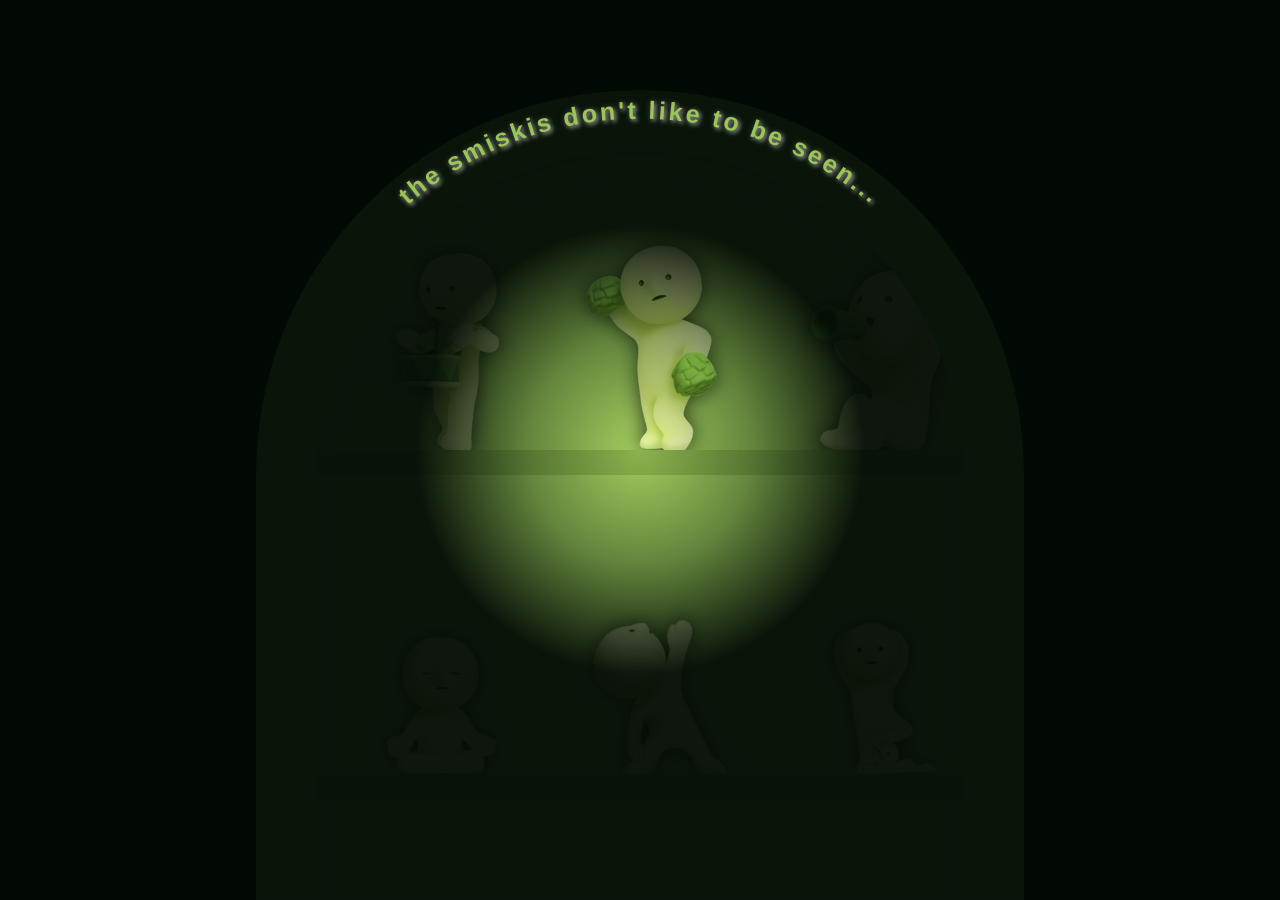
<file: myshelf/smiskis.html>
<!DOCTYPE html>
<html lang="en">
<head>
    <title>the smiskis don't like to be seen...</title>
    <meta charset="utf-8" />
    <link rel="stylesheet" href="smiskis.css" type="text/css" />
</head>
<body>

    <div id="bookcase-wrapper">
        
        <div id="arch-container">
            <svg id="arch-text-svg" viewBox="0 0 800 400" preserveAspectRatio="xMidYMin meet">
                <path id="arch-path" d="M 30,400 A 370,370 0 0,1 770,400" fill="none" />
                <text class="embossed-text">
                    <textPath href="#arch-path" startOffset="50%" text-anchor="middle">
                        the smiskis don't like to be seen...
                    </textPath>
                </text>
            </svg>
        </div>

        <div id="bookcase">
            <div class="shelf top-shelf">
                <div class="smiski-wrapper smiski-top-1">
                    <img src="img/img_cheer_02.png" alt="cheer smiski 2" class="smiski"/>
                    <div class="bubble">no...</div>
                </div>
                <div class="smiski-wrapper smiski-top-2">
                    <img src="img/img_cheer_04.png" alt="cheer smiski 4" class="smiski"/>
                    <div class="bubble">stop...</div>
                </div>
                <div class="smiski-wrapper smiski-top-3">
                    <img src="img/img_cheer_06.png" alt="cheer smiski 6" class="smiski"/>
                    <div class="bubble">go away...</div>
                </div>
            </div>
            
            <div class="shelf bottom-shelf">
                <div class="smiski-wrapper smiski-bot-1">
                    <img src="img/img_yoga_01.png" alt="yoga smiski 1" class="smiski"/>
                    <div class="bubble">too bright...</div>
                </div>
                <div class="smiski-wrapper smiski-bot-2">
                    <img src="img/img_yoga_02.png" alt="yoga smiski 2" class="smiski"/>
                    <div class="bubble">shh...</div>
                </div>
                <div class="smiski-wrapper smiski-bot-3">
                    <img src="img/img_yoga_04.png" alt="yoga smiski 4" class="smiski"/>
                    <div class="bubble">umm...</div>
                </div>
            </div>

            <div class="shelf empty-shelf"></div>
        </div>
    </div>

    <div id="flashlight"></div>

    <script>
        const flashlight = document.getElementById('flashlight');
        
        // --- FLASHLIGHT LOGIC ---
        document.addEventListener('mousemove', function(e) {
            let x = e.clientX;
            let y = e.clientY;
            
            requestAnimationFrame(() => {
                flashlight.style.background = `radial-gradient(
                    circle 280px at ${x}px ${y}px, 
                    transparent 0%, 
                    rgba(5, 25, 10, 0.4) 40%, 
                    rgba(2, 10, 5, 0.95) 80% 
                )`;
            });
        });

        // --- DISAPPEAR/REAPPEAR LOGIC ---
        const smiskis = document.querySelectorAll('.smiski-wrapper');
        smiskis.forEach(wrapper => {
            let hideTimer; 
            let showTimer; 
            
            wrapper.addEventListener('mouseenter', () => {
                clearTimeout(showTimer); 
                hideTimer = setTimeout(() => {
                    wrapper.style.opacity = '0'; 
                }, 1000); 
            });
            
            wrapper.addEventListener('mouseleave', () => {
                clearTimeout(hideTimer); 
                showTimer = setTimeout(() => {
                    wrapper.style.opacity = '1'; 
                }, 1000); 
            });
        });
    </script>
</body>
</html>
</file>
<file: assets/style.css>
/* ========================================= */
/* --- 1. RESET & BASE --- */
/* ========================================= */
* {
  margin: 0;
  padding: 0;
  box-sizing: border-box;
}

body {
  background-color: #ffffff;
  color: #000000;
  font-family: "Helvetica Neue", Helvetica, "Arimo", Arial, sans-serif;
  height: 100vh;
  display: flex;
  flex-direction: column;
  justify-content: center;
  align-items: center;
  overflow: hidden;
  transition: background-color 0.8s ease, color 0.8s ease; 
}

/* ========================================= */
/* --- 2. CENTER TEXT & TYPOGRAPHY --- */
/* ========================================= */
.center-content {
  text-align: center;
  transform: translateY(-60px); 
}

.brand-name {
  font-size: 26px; 
  font-weight: bold;
  letter-spacing: 1px;
  margin-bottom: 6px;
  cursor: pointer;
}

.brand-name span {
  display: inline-block;
}

/* Triggered by JS now instead of :hover */
.brand-name.is-animating span {
  animation: playfulShatter 5s ease-in-out forwards;
}

.brand-name span:nth-child(1) { --tx: -60px; --r: -120deg; animation-delay: 0.0s; }
.brand-name span:nth-child(2) { --tx: -30px; --r: 180deg;  animation-delay: 0.1s; }
.brand-name span:nth-child(3) { --tx: -10px; --r: -90deg;  animation-delay: 0.2s; }
.brand-name span:nth-child(4) { --tx: 15px;  --r: 220deg;  animation-delay: 0.05s; }
.brand-name span:nth-child(5) { --tx: 30px;  --r: -150deg; animation-delay: 0.25s; }
.brand-name span:nth-child(6) { --tx: 45px;  --r: 100deg;  animation-delay: 0.15s; }
.brand-name span:nth-child(8) { --tx: 20px;  --r: -200deg; animation-delay: 0.3s; }
.brand-name span:nth-child(9) { --tx: 50px;  --r: 140deg;  animation-delay: 0.1s; }
.brand-name span:nth-child(10){ --tx: 70px;  --r: -80deg;  animation-delay: 0.2s; }

@keyframes playfulShatter {
  0% { transform: translate(0, 0) rotate(0deg) scale(1); opacity: 1; }
  10% { transform: translate(0, -25px) rotate(calc(var(--r) / 4)) scale(1.3); opacity: 1; }
  45% { transform: translate(var(--tx), 250px) rotate(var(--r)) scale(0.6); opacity: 0; }
  50% { transform: translate(var(--tx), -200px) rotate(0deg) scale(1); opacity: 0; }
  85% { transform: translate(0, 15px) rotate(calc(var(--r) / 6)); opacity: 1; }
  92% { transform: translate(0, -10px) rotate(0deg); opacity: 1; }
  100% { transform: translate(0, 0) rotate(0deg) scale(1); opacity: 1; }
}

.location-tag {
  font-size: 13px;
  color: #888888;
  font-weight: 300;
  transition: color 0.8s ease;
}

/* ========================================= */
/* --- 3. THE GRAVITY PILE & EMOJIS --- */
/* ========================================= */
.gravity-shelf {
  position: absolute;
  bottom: 30px;
  left: 50%;
  transform: translateX(-50%);
  width: 580px; /* Widened slightly to accommodate the 11th item */
  display: flex;
  flex-wrap: wrap-reverse;
  justify-content: center;
  align-items: center;
}

@keyframes dropIn {
  0% { transform: translateY(-120vh); opacity: 0; }
  70% { transform: translateY(15px); opacity: 1; } 
  85% { transform: translateY(-5px); } 
  100% { transform: translateY(0); } 
}

.icon-item {
  position: relative;
  display: flex;
  flex-direction: column;
  align-items: center;
  margin: -25px -15px; 
  cursor: pointer;
  z-index: 1;
  animation: dropIn 0.8s cubic-bezier(0.25, 1, 0.5, 1) backwards;
}

.icon-item:nth-child(1) { animation-delay: 0.1s; }
.icon-item:nth-child(2) { animation-delay: 0.4s; }
.icon-item:nth-child(3) { animation-delay: 0.0s; } 
.icon-item:nth-child(4) { animation-delay: 0.5s; }
.icon-item:nth-child(5) { animation-delay: 0.2s; }
.icon-item:nth-child(6) { animation-delay: 0.6s; }
.icon-item:nth-child(7) { animation-delay: 0.3s; }
.icon-item:nth-child(8) { animation-delay: 0.7s; } 
.icon-item:nth-child(9) { animation-delay: 0.45s; } 
.icon-item:nth-child(10) { animation-delay: 0.25s; }
.icon-item:nth-child(11) { animation-delay: 0.55s; } /* The new 🐛 */

.icon-item:hover {
  z-index: 50; 
}

.emoji {
  font-size: 110px; 
  display: inline-block;
  transition: all 0.2s cubic-bezier(0.2, 0, 0.2, 1);
  filter: drop-shadow(0px 10px 15px rgba(0,0,0,0.15)); 
}

.icon-item:nth-child(1) .emoji { transform: rotate(-15deg); }
.icon-item:nth-child(2) .emoji { transform: rotate(10deg); }
.icon-item:nth-child(3) .emoji { transform: rotate(-25deg); }
.icon-item:nth-child(4) .emoji { transform: rotate(18deg); }
.icon-item:nth-child(5) .emoji { transform: rotate(-8deg); }
.icon-item:nth-child(6) .emoji { transform: rotate(22deg); }
.icon-item:nth-child(7) .emoji { transform: rotate(-12deg); }
.icon-item:nth-child(8) .emoji { transform: rotate(15deg); } 
.icon-item:nth-child(9) .emoji { transform: rotate(-20deg); } 
.icon-item:nth-child(10) .emoji { transform: rotate(8deg); } 
.icon-item:nth-child(11) .emoji { transform: rotate(-14deg); } /* The new 🐛 */

.icon-item:hover .emoji {
  transform: scale(1.15) translateY(-20px) rotate(0deg) !important; 
}

/* ========================================= */
/* --- 4. POPOVERS & BUTTONS --- */
/* ========================================= */
.popover {
  position: absolute;
  bottom: 85%; 
  background: #000000;
  color: #ffffff;
  padding: 10px 16px;
  font-size: 13px;
  border-radius: 8px;
  white-space: nowrap;
  opacity: 0;
  visibility: hidden;
  transition: all 0.2s ease;
  transform: translateY(10px);
  z-index: 100;
  box-shadow: 0px 4px 12px rgba(0,0,0,0.2);
  pointer-events: none;
}

.popover a {
  pointer-events: auto;
}

.icon-item:hover .popover {
  opacity: 1;
  visibility: visible;
  transform: translateY(-25px);
}

.mini-btn {
  color: #ffffff;
  background-color: #333333;
  text-decoration: none;
  font-weight: bold;
  margin-left: 8px;
  padding: 4px 10px;
  border-radius: 12px;
  transition: background-color 0.2s, color 0.2s;
}

.mini-btn:hover {
  background-color: #D94841;
  color: #ffffff;
}

/* ========================================= */
/* --- 5. DARK MODE & BUTTON STYLES --- */
/* ========================================= */
#darkmode {
  position: fixed;
  top: 20px;
  right: 20px;
  width: 50px;
  height: 50px;
  font-size: 26px;
  background: transparent;
  border: none;    /* Removed outline */
  outline: none;   /* Removed selection highlight */
  cursor: pointer;
  z-index: 999;
  
  /* Flexbox perfectly centers the emoji to fix the wobbly spinning */
  display: flex;
  justify-content: center;
  align-items: center;
  line-height: 1;

  transition: transform 0.3s ease;
  animation: spinSlow 8s linear infinite;
}

@keyframes spinSlow {
  from { transform: rotate(0deg); }
  to { transform: rotate(360deg); }
}

#darkmode:hover {
  transform: scale(1.2);
  animation-play-state: paused; 
}

@keyframes soothingNightDeep {
  0% { background-position: 0% 50%; }
  50% { background-position: 100% 50%; }
  100% { background-position: 0% 50%; }
}

body.dark {
  /* Deeper, pitch-blacks mixed with highly vibrant neons */
  background: linear-gradient(125deg, #000000, #1a0033, #001f4d, #2b0036, #02000a);
  background-size: 400% 400%;
  animation: soothingNightDeep 20s ease infinite;
  color: #f8fafc;
}

body.dark .location-tag {
  color: #94a3b8; 
}

body.dark .popover {
  background: #f8fafc;
  color: #0f172a;
}

body.dark .mini-btn {
  background-color: #cbd5e1;
  color: #0f172a;
}

body.dark .mini-btn:hover {
  background-color: #D94841;
  color: #ffffff;
}

body.dark .emoji {
  filter: drop-shadow(0px 10px 20px rgba(255, 255, 255, 0.15)); 
}
</file>
<file: myshelf/smiskis.css>
* {
    margin: 0;
    padding: 0;
    box-sizing: border-box;
}

body {
    background: #020a05; 
    height: 100vh;
    display: flex;
    align-items: flex-end; 
    justify-content: center;
    overflow: hidden;
    font-family: 'Comic Sans MS', 'Caveat', cursive, sans-serif; 
}

/* --- WRAPPER STYLES --- */
#bookcase-wrapper {
    position: relative;
    width: 60vw;
    max-width: 800px;
    height: 90vh; 
    min-height: 750px;
}

/* --- BOOKCASE STYLES --- */
#bookcase {
    width: 100%;
    height: 100%;
    
    background: #a4ce5f; 
    border: 60px solid #a4ce5f;
    border-bottom: none; 
    
    border-top-left-radius: 400px; 
    border-top-right-radius: 400px; 
    box-shadow: inset 0px 15px 30px rgba(0,0,0,0.15); 
    
    display: grid;
    grid-template-rows: 1fr 1fr 100px; 
    
    position: relative;
    overflow: hidden; 
    
    isolation: isolate;
    transform: translate3d(0, 0, 0);
    -webkit-mask-image: -webkit-radial-gradient(white, black);
    mask-image: radial-gradient(white, black);
}

/* --- ARCH CURVED TEXT (SVG) --- */
#arch-container {
    position: absolute;
    top: 0;
    left: 0;
    width: 100%;
    pointer-events: none;
    z-index: 20; 
}

#arch-text-svg {
    width: 100%;
    height: auto;
}

.embossed-text {
    fill: #9bc555; 
    font-size: 26px;
    font-family: 'Comic Sans MS', 'Caveat', cursive, sans-serif;
    font-weight: bold;
    letter-spacing: 3px;
    filter: drop-shadow(-2px -2px 2px rgba(0, 0, 0, 0.4)) drop-shadow(2px 2px 2px rgba(255, 255, 255, 0.6));
}

/* --- SHELF STYLES --- */
.shelf {
    width: 100%;
    display: flex;
    flex-direction: row;
    align-items: flex-end; 
    justify-content: space-evenly;
    position: relative;
    padding-bottom: 25px; 
}

.shelf::after {
    content: '';
    position: absolute;
    bottom: 0;
    left: 0;
    width: 100%;
    height: 25px;
    background: #8cb34e;
    z-index: 10; 
}

.empty-shelf::after {
    display: none;
}

/* --- SMISKI WRAPPERS & BUBBLES --- */
.smiski-wrapper {
    position: relative;
    display: inline-block;
    z-index: 5;
    transition: opacity 0.4s ease;
    will-change: opacity, transform;
}

.smiski {
    height: 200px; 
    width: auto;
    display: block;
    padding: 0px 15px;
    
    transition: filter 0.3s ease-in-out;
    filter: drop-shadow(0px 0px 10px rgba(0, 0, 0, 0.7));
    will-change: filter;
}

.top-shelf .smiski { height: 240px; }
.smiski-bot-2 .smiski { height: 180px; } 

.smiski-wrapper:hover .smiski {
    filter: drop-shadow(0px 0px 10px rgba(0, 0, 0, 0.7)) drop-shadow(0px 0px 30px rgba(184, 255, 104, 1));
}

.bubble {
    position: absolute;
    top: 15px; /* Default height */
    left: 50%;
    transform: translateX(-50%) scale(0.8);
    background: rgba(255, 255, 255, 0.95);
    color: #020a05;
    padding: 6px 12px;
    border-radius: 12px;
    font-size: 15px;
    font-weight: bold;
    white-space: nowrap;
    opacity: 0;
    pointer-events: none;
    z-index: 30;
    box-shadow: 0px 4px 10px rgba(0,0,0,0.5);
    
    transition: opacity 0.5s ease 0.1s, transform 0.5s ease 0.1s;
}

.bubble::after {
    content: '';
    position: absolute;
    bottom: -6px;
    left: 50%;
    transform: translateX(-50%);
    border-width: 6px 6px 0;
    border-style: solid;
    border-color: rgba(255, 255, 255, 0.95) transparent transparent transparent;
}

.smiski-wrapper:hover .bubble {
    opacity: 1;
    transform: translateX(-50%) scale(1);
}

/* ========================================================================= */
/* SMISKI POSITION CONTROLS                                                  */
/* ========================================================================= */

.smiski-top-1 { 
    margin-bottom: -30px; 
    transform: translate(-5px, -8px) translateZ(0); 
} 
.smiski-top-2 { 
    margin-bottom: -30px; 
    transform: translate(-70px, -12px) translateZ(0); 
} 
.smiski-top-3 { 
    margin-bottom: -40px; 
    transform: translate(-110px, -8px) translateZ(0); 
} 

.smiski-bot-1 { 
    margin-bottom: -35px; 
    transform: translate(-25px, -5px) translateZ(0); 
} 
.smiski-bot-2 { 
    margin-bottom: -20px; 
    transform: translate(-60px, -7px) translateZ(0); 
} 
.smiski-bot-3 { 
    margin-bottom: -40px; 
    transform: translate(-100px, -11px) translateZ(0); 
} 

/* ========================================================================= */
/* BUBBLE POSITION CONTROLS                                                  */
/* Change the 'top' value to move bubbles higher (more negative) or lower.   */
/* ========================================================================= */

.smiski-top-1 .bubble { top: 15px; }
.smiski-top-2 .bubble { top: 15px; }
.smiski-top-3 .bubble { top: 15px; }

.smiski-bot-1 .bubble { top: 15px; }
.smiski-bot-2 .bubble { top: -25px; } /* Moved up to clear the face */
.smiski-bot-3 .bubble { top: -25px; } /* Moved up to clear the face */

/* ========================================================================= */

/* --- FLASHLIGHT --- */
#flashlight {
    position: fixed;
    top: 0;
    left: 0;
    width: 100vw;
    height: 100vh;
    z-index: 15; 
    pointer-events: none;
    
    will-change: background;
    transform: translateZ(0);
    
    background: radial-gradient(
        circle 280px at 50% 50%, 
        transparent 0%, 
        rgba(5, 25, 10, 0.4) 40%, 
        rgba(2, 10, 5, 0.95) 80%
    );
}
</file>
